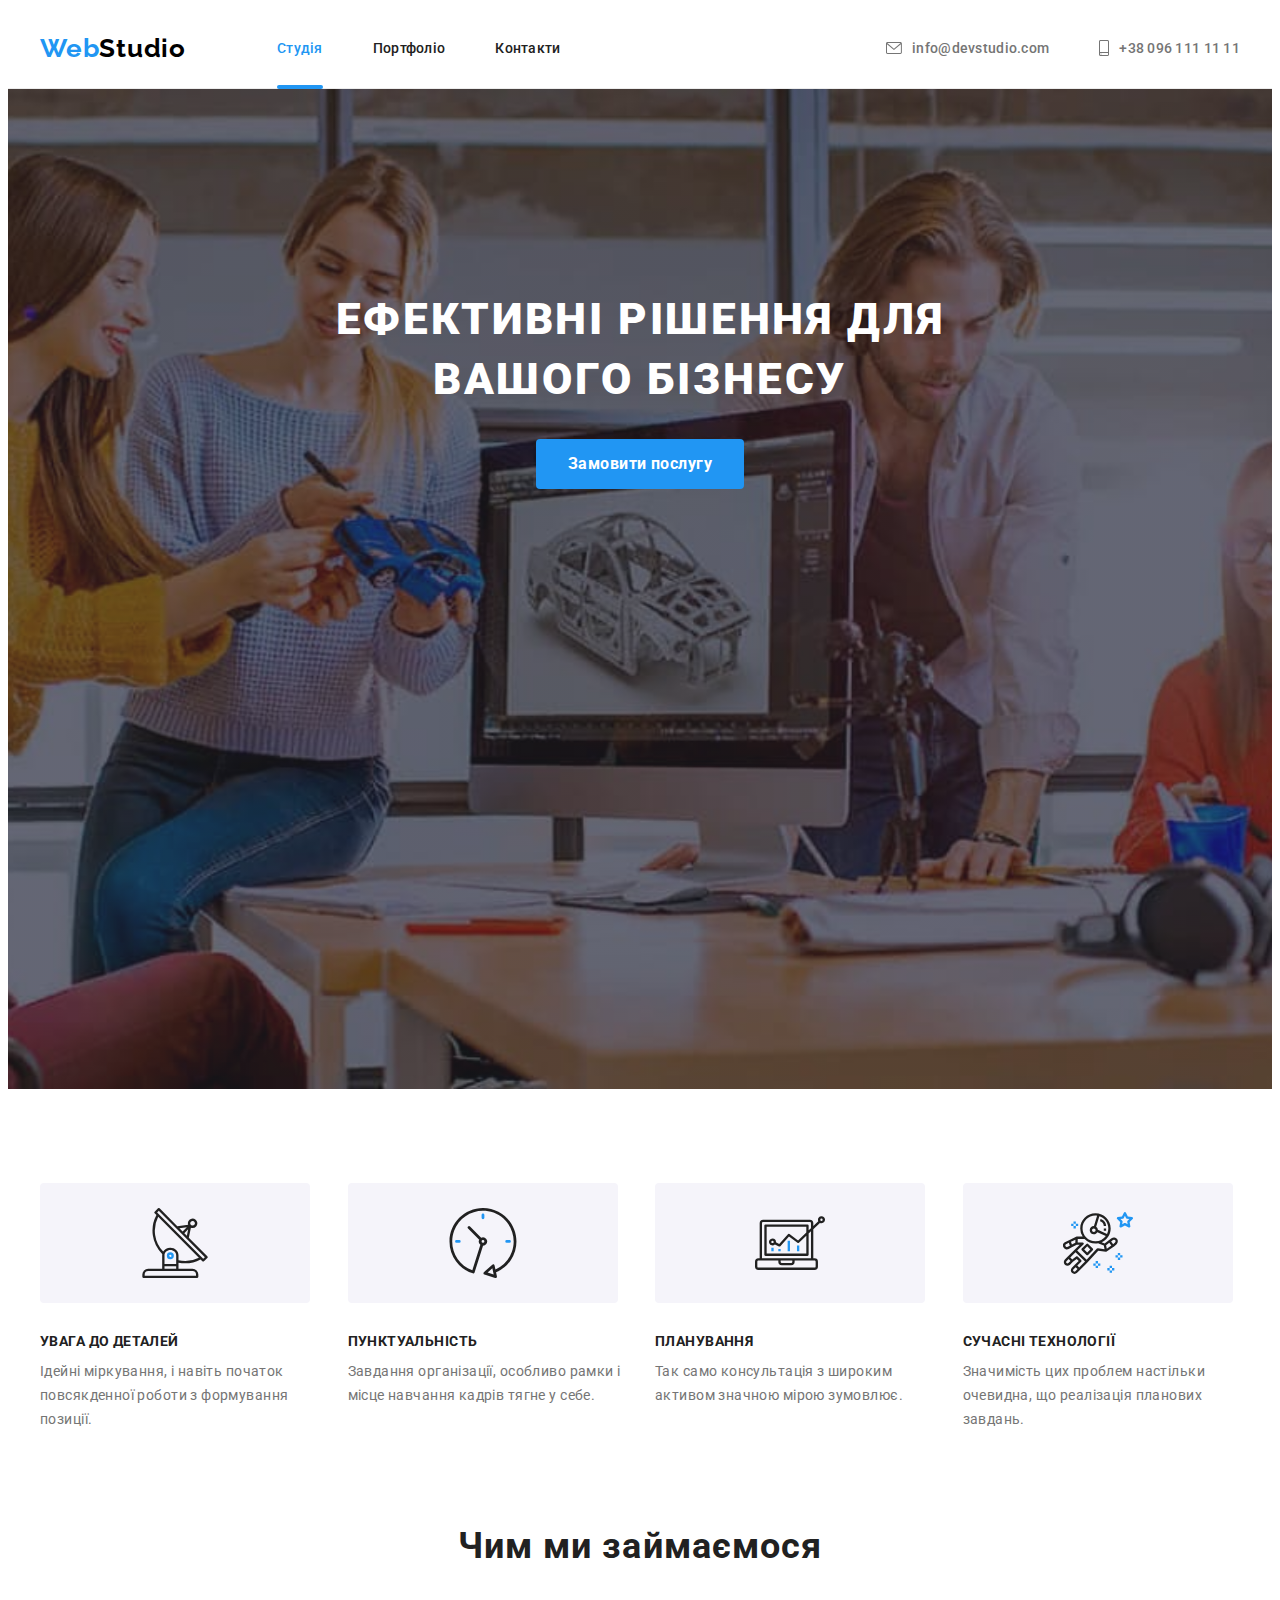
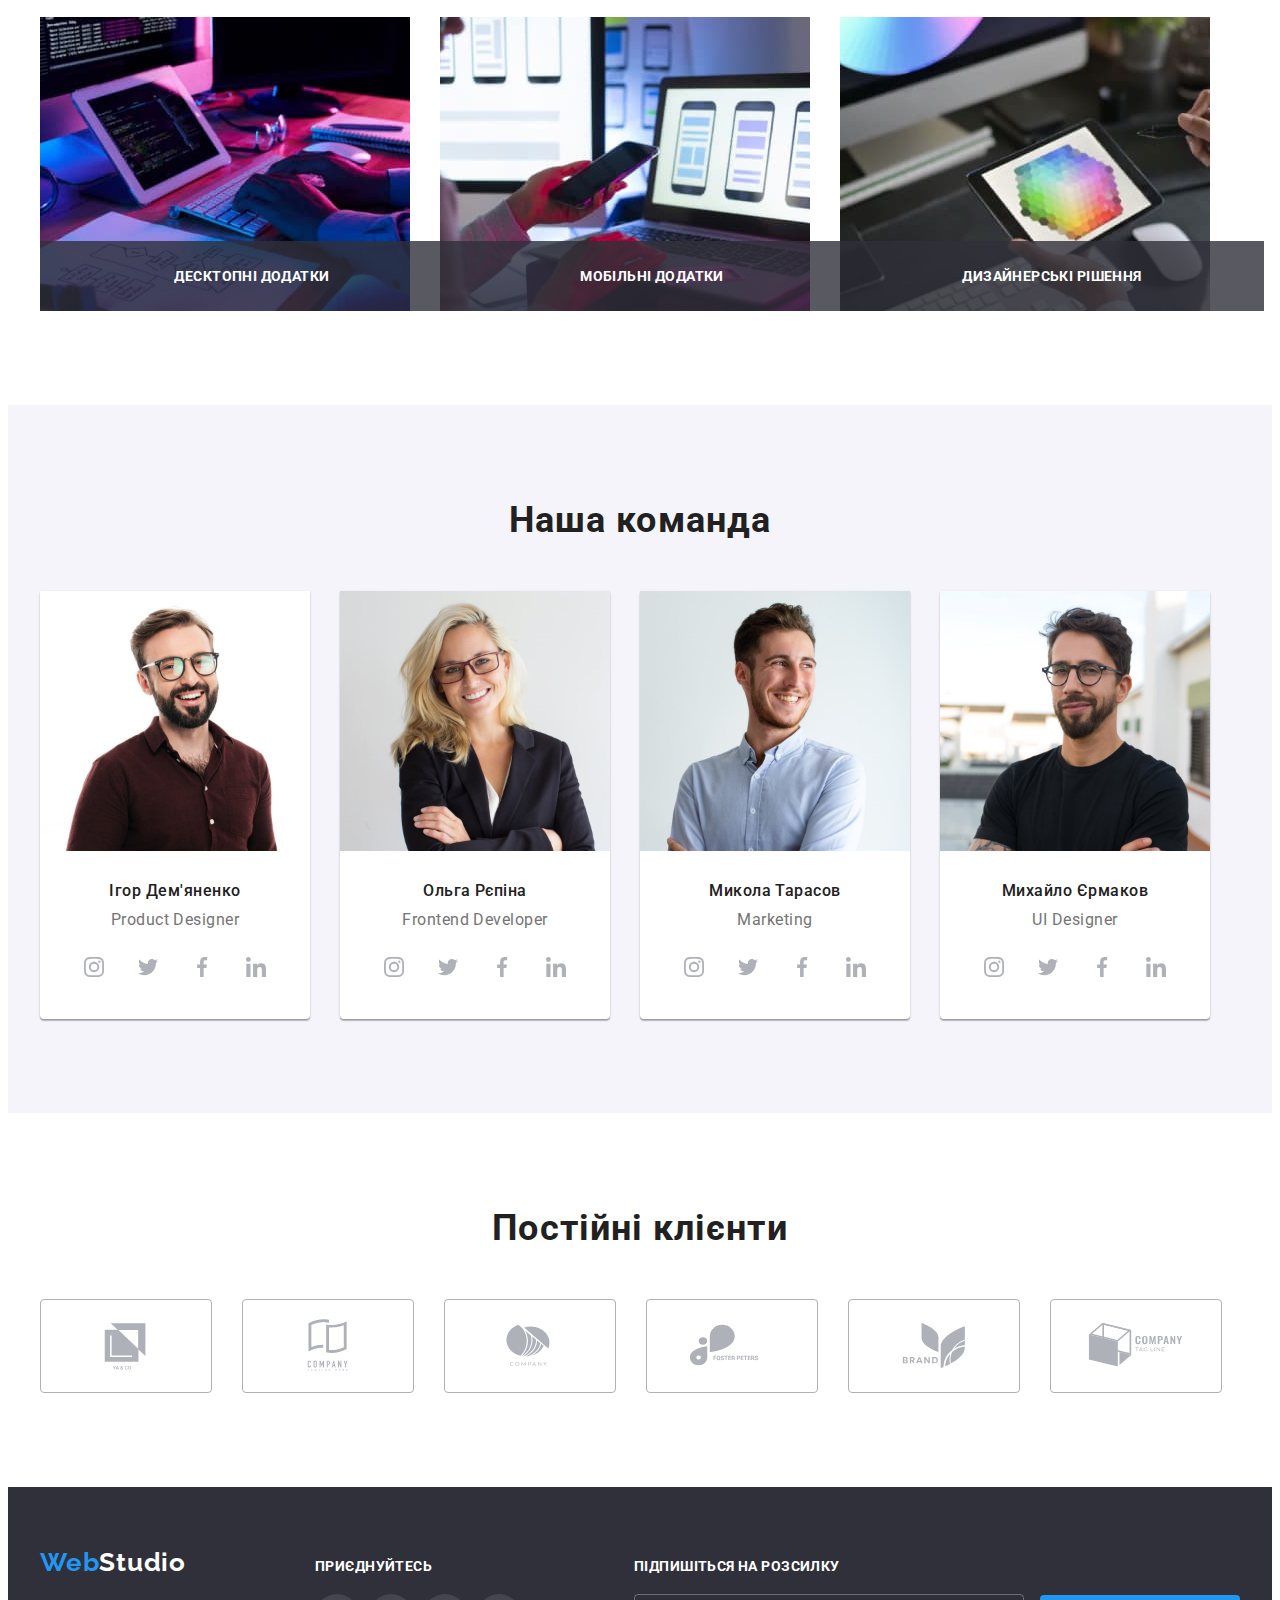
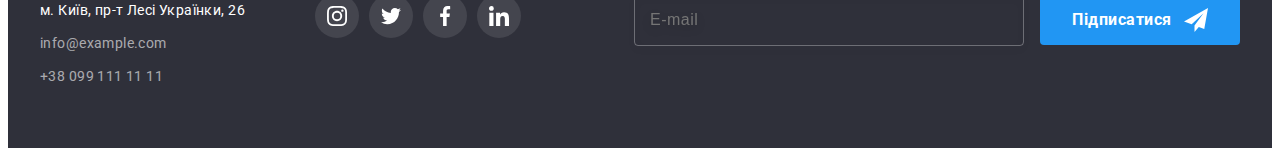
<file: index.html>
<!DOCTYPE html>
<html lang="uk">

<head>
  <meta charset="UTF-8" />
  <meta http-equiv="X-UA-Compatible" content="IE=edge" />
  <meta name="viewport" content="width=device-width, initial-scale=1.0" />
  <title>Веб студія</title>
  <link rel="preconnect" href="https://fonts.googleapis.com" />
  <link rel="preconnect" href="https://fonts.gstatic.com" crossorigin />
  <link href="https://fonts.googleapis.com/css2?family=Raleway:wght@700&family=Roboto:wght@400;500;700;900&display=swap"
    rel="stylesheet" />
  <link rel="stylesheet" href="https://cdnjs.cloudflare.com/ajax/libs/modern-normalize/1.1.0/modern-normalize.min.css"
    integrity="sha512-wpPYUAdjBVSE4KJnH1VR1HeZfpl1ub8YT/NKx4PuQ5NmX2tKuGu6U/JRp5y+Y8XG2tV+wKQpNHVUX03MfMFn9Q=="
    crossorigin="anonymous" referrerpolicy="no-referrer" />
  <link rel="stylesheet" href="./CSS/main.min.css" />
  <!-- <link rel="stylesheet" href="./CSS/styles.css" /> -->
</head>

<body>
  <!-- Header section -->
  <header class="header">
    <div class="container header__container">
      <a class="logo" href="/" lang="en">Web<span class="logo logo__accent--dark">Studio</span></a>
      <nav class="nav">
        <ul class="nav__list">
          <li class="nav__item">
            <a class="nav__link nav__link--accent" href="./index.html">Студія</a>
          </li>
          <li class="nav__item">
            <a class="nav__link" href="./portfolio.html">Портфоліо</a>
          </li>
          <li class="nav__item">
            <a class="nav__link" href="">Контакти</a>
          </li>
        </ul>
      </nav>
      <ul class="header__contacts-list">
        <li class="header__contacts">
          <a class="header__mail" href="mailto:info@devstudio.com">
            <svg class="envelope" width="16" height="12">
              <use class="" href="./images/icons.svg#envelope"></use>
            </svg>info@devstudio.com</a>
        </li>
        <li class="header__contacts">
          <a class="header__phone" href="tel:+380961111111">
            <svg class="smartphone" width="10" height="16">
              <use class="" href="./images/icons.svg#smartphone"></use>
            </svg>+38 096 111 11 11</a>
        </li>
      </ul>
    </div>
  </header>
  <!-- Main section -->
  <main class="main">
    <section class="main-banner">
      <div class="main-banner__overlay">
        <h1 class="main-banner__title">Ефективні рішення для вашого бізнесу</h1>
        <button class="banner__btn btn" type="button" data-modal-open>Замовити послугу</button>
      </div>
    </section>
    <section class="benefits">
      <div class="container">
        <h2 class="visually-hidden">Особливості та переваги</h2>
        <ul class="benefits__list">
          <li class="benefits__item">
            <div class="benefits__logo">
              <svg class="benefits-icons" width="70" height="70">
                <use class="" href="./images/icons.svg#antenna"></use>
              </svg>
            </div>
            <h3 class="benefits__title">УВАГА ДО ДЕТАЛЕЙ</h3>
            <p class="benefits__slogan">Ідейні міркування, і навіть початок повсякденної роботи з формування
              позиції.</p>
          </li>
          <li class="benefits__item">
            <div class="benefits__logo">
              <svg class="benefits-icons" width="70" height="70">
                <use class="" href="./images/icons.svg#clock"></use>
              </svg>
            </div>
            <h3 class="benefits__title">ПУНКТУАЛЬНІСТЬ</h3>
            <p class="benefits__slogan">Завдання організації, особливо рамки і місце навчання кадрів тягне у себе.
            </p>
          </li>
          <li class="benefits__item">
            <div class="benefits__logo">
              <svg class="benefits-icons" width="70" height="70">
                <use class="" href="./images/icons.svg#diagram"></use>
              </svg>
            </div>
            <h3 class="benefits__title">ПЛАНУВАННЯ</h3>
            <p class="benefits__slogan">Так само консультація з широким активом значною мірою зумовлює.</p>
          </li>
          <li class="benefits__item">
            <div class="benefits__logo">
              <svg class="benefits-icons" width="70" height="70">
                <use class="" href="./images/icons.svg#astronaut"></use>
              </svg>
            </div>
            <h3 class="benefits__title">СУЧАСНІ ТЕХНОЛОГІЇ</h3>
            <p class="benefits__slogan">Значимість цих проблем настільки очевидна, що реалізація планових завдань.
            </p>
          </li>
        </ul>
      </div>
    </section>
    <section class="illustration">
      <div class="container">
        <h2 class="illustration__title">Чим ми займаємося</h2>
        <ul class="illustration__list">
          <li class="illustration__item">
            <img class="" src="./images/tablet.jpg" alt="Верстальник пише код" width="370" height="294" />
            <p class="illustration__about">Десктопні додатки</p>
          </li>
          <li class="illustration__item">
            <img class="" src="./images/phone-notebook.jpg" alt="Вебдизайнер розробляє макет" width="370"
              height="294" />
            <p class="illustration__about">Мобільні додатки</p>
          </li>
          <li class="illustration__item">
            <img class="" src="./images/color-palette.jpg" alt="Планшет з палітрою кольорів" width="370" height="294" />
            <p class="illustration__about">Дизайнерські рішення</p>
          </li>
        </ul>
      </div>
    </section>
    <section class="team">
      <div class="container">
        <h2 class="team__members">Наша команда</h2>
        <ul class="team__list">
          <li class="team__item">
            <img class="" src="./images/ihor-img.jpg" alt="Дизайнер продукту" width="270" height="260" />
            <div class="team__content">
              <h3 class="team__name">Ігор Дем'яненко</h3>
              <p class="team__position" lang="en">Product Designer</p>
              <ul class="social-media">
                <li class="social-media__item">
                  <a class="social-media__link" href="https://www.instagram.com/" target="_blank"
                    rel="noopener noreferrer" aria-label="instagram">
                    <svg class="social-media__icon" width="20" height="20">
                      <use class="" href="./images/icons.svg#instagram"></use>
                    </svg>
                  </a>
                </li>
                <li class="social-media__item">
                  <a class="social-media__link" href="https://twitter.com/" target="_blank" rel="noopener noreferrer"
                    aria-label="twitter">
                    <svg class="social-media__icon" width="20" height="20">
                      <use class="" href="./images/icons.svg#twitter"></use>
                    </svg>
                  </a>
                </li>
                <li class="social-media__item">
                  <a class="social-media__link" href="https://www.facebook.com/" target="_blank"
                    rel="noopener noreferrer" aria-label="facebook">
                    <svg class="social-media__icon" width="20" height="20">
                      <use class="" href="./images/icons.svg#facebook"></use>
                    </svg>
                  </a>
                </li>
                <li class="social-media__item">
                  <a class="social-media__link" href="https://www.linkedin.com/" target="_blank"
                    rel="noopener noreferrer" aria-label="linkedin">
                    <svg class="social-media__icon" width="20" height="20">
                      <use class="" href="./images/icons.svg#linkedin"></use>
                    </svg>
                  </a>
                </li>
              </ul>
            </div>
          </li>
          <li class="team__item">
            <img class="" src="./images/olga-img.jpg" alt="Фронтенд-розробник" width="270" height="260" />
            <div class="team__content">
              <h3 class="team__name">Ольга Рєпіна</h3>
              <p class="team__position" lang="en">Frontend Developer</p>
              <ul class="social-media">
                <li class="social-media__item">
                  <a class="social-media__link" href="https://www.instagram.com/" target="_blank"
                    rel="noopener noreferrer" aria-label="instagram">
                    <svg class="social-media__icon" width="20" height="20">
                      <use class="" href="./images/icons.svg#instagram"></use>
                    </svg>
                  </a>
                </li>
                <li class="social-media__item">
                  <a class="social-media__link" href="https://twitter.com/" target="_blank" rel="noopener noreferrer"
                    aria-label="twitter">
                    <svg class="social-media__icon" width="20" height="20">
                      <use class="" href="./images/icons.svg#twitter"></use>
                    </svg>
                  </a>
                </li>
                <li class="social-media__item">
                  <a class="social-media__link" href="https://www.facebook.com/" target="_blank"
                    rel="noopener noreferrer" aria-label="facebook">
                    <svg class="social-media__icon" width="20" height="20">
                      <use class="" href="./images/icons.svg#facebook"></use>
                    </svg>
                  </a>
                </li>
                <li class="social-media__item">
                  <a class="social-media__link" href="https://www.linkedin.com/" target="_blank"
                    rel="noopener noreferrer" aria-label="linkedin">
                    <svg class="social-media__icon" width="20" height="20">
                      <use class="" href="./images/icons.svg#linkedin"></use>
                    </svg>
                  </a>
                </li>
              </ul>
            </div>
          </li>
          <li class="team__item">
            <img class="" src="./images/nikolay-img.jpg" alt="Маркетинг" width="270" height="260" />
            <div class="team__content">
              <h3 class="team__name">Микола Тарасов</h3>
              <p class="team__position" lang="en">Marketing</p>
              <ul class="social-media">
                <li class="social-media__item">
                  <a class="social-media__link" href="https://www.instagram.com/" target="_blank"
                    rel="noopener noreferrer" aria-label="instagram">
                    <svg class="social-media__icon" width="20" height="20">
                      <use class="" href="./images/icons.svg#instagram"></use>
                    </svg>
                  </a>
                </li>
                <li class="social-media__item">
                  <a class="social-media__link" href="https://twitter.com/" target="_blank" rel="noopener noreferrer"
                    aria-label="twitter">
                    <svg class="social-media__icon" width="20" height="20">
                      <use class="" href="./images/icons.svg#twitter"></use>
                    </svg>
                  </a>
                </li>
                <li class="social-media__item">
                  <a class="social-media__link" href="https://www.facebook.com/" target="_blank"
                    rel="noopener noreferrer" aria-label="facebook">
                    <svg class="social-media__icon" width="20" height="20">
                      <use class="" href="./images/icons.svg#facebook"></use>
                    </svg>
                  </a>
                </li>
                <li class="social-media__item">
                  <a class="social-media__link" href="https://www.linkedin.com/" target="_blank"
                    rel="noopener noreferrer" aria-label="linkedin">
                    <svg class="social-media__icon" width="20" height="20">
                      <use class="" href="./images/icons.svg#linkedin"></use>
                    </svg>
                  </a>
                </li>
              </ul>
            </div>
          </li>
          <li class="team__item">
            <img src="./images/michail-img.jpg" alt="Дизайнер інтерфейсу користувача" width="270" height="260" />
            <div class="team__content">
              <h3 class="team__name">Михайло Єрмаков</h3>
              <p class="team__position" lang="en">UI Designer</p>
              <ul class="social-media">
                <li class="social-media__item">
                  <a class="social-media__link" href="https://www.instagram.com/" target="_blank"
                    rel="noopener noreferrer" aria-label="instagram">
                    <svg class="social-media__icon" width="20" height="20">
                      <use class="" href="./images/icons.svg#instagram"></use>
                    </svg>
                  </a>
                </li>
                <li class="social-media__item">
                  <a class="social-media__link" href="https://twitter.com/" target="_blank" rel="noopener noreferrer"
                    aria-label="twitter">
                    <svg class="social-media__icon" width="20" height="20">
                      <use class="" href="./images/icons.svg#twitter"></use>
                    </svg>
                  </a>
                </li>
                <li class="social-media__item">
                  <a class="social-media__link" href="https://www.facebook.com/" target="_blank"
                    rel="noopener noreferrer" aria-label="facebook">
                    <svg class="social-media__icon" width="20" height="20">
                      <use class="" href="./images/icons.svg#facebook"></use>
                    </svg>
                  </a>
                </li>
                <li class="social-media__item">
                  <a class="social-media__link" href="https://www.linkedin.com/" target="_blank"
                    rel="noopener noreferrer" aria-label="linkedin">
                    <svg class="social-media__icon" width="20" height="20">
                      <use class="" href="./images/icons.svg#linkedin"></use>
                    </svg>
                  </a>
                </li>
            </div>
          </li>
        </ul>
      </div>
    </section>
    <section class="clients">
      <div class="container">
        <h2 class="clients__members">Постійні клієнти</h2>
        <ul class="clients__list">
          <li class="clients__item">
            <a class="clients__link" href="" target="_blank" rel="noopener noreferrer" aria-label="logo-1">
              <svg class="clients__icon" width="106" height="60">
                <use class="" href="./images/icons.svg#logo-1"></use>
              </svg>
            </a>
          </li>
          <li class="clients__item">
            <a class="clients__link" href="" target="_blank" rel="noopener noreferrer" aria-label="logo-2">
              <svg class="clients__icon" width="106" height="60">
                <use class="" href="./images/icons.svg#logo-2"></use>
              </svg>
            </a>
          </li>
          <li class="clients__item">
            <a class="clients__link" href="" target="_blank" rel="noopener noreferrer" aria-label="logo-3">
              <svg class="clients__icon" width="106" height="60">
                <use class="" href="./images/icons.svg#logo-3"></use>
              </svg>
            </a>
          </li>
          <li class="clients__item">
            <a class="clients__link" href="" target="_blank" rel="noopener noreferrer" aria-label="logo-4">
              <svg class="clients__icon" width="106" height="60">
                <use class="" href="./images/icons.svg#logo-4"></use>
              </svg>
            </a>
          </li>
          <li class="clients__item">
            <a class="clients__link" href="" target="_blank" rel="noopener noreferrer" aria-label="logo-5">
              <svg class="clients__icon" width="106" height="60">
                <use class="" href="./images/icons.svg#logo-5"></use>
              </svg>
            </a>
          </li>
          <li class="clients__item">
            <a class="clients__link" href="" target="_blank" rel="noopener noreferrer" aria-label="logo-6">
              <svg class="clients__icon" width="106" height="60">
                <use class="" href="./images/icons.svg#logo-6"></use>
              </svg>
            </a>
          </li>
        </ul>
      </div>
    </section>
  </main>
  <!-- Footer section -->
  <footer class="">
    <section class="footer">
      <div class="container">
        <div class="footer__content">
          <div class="footer__connection">
            <div class="footer__logo-united">
              <a class="logo" href="/" lang="en">Web<span class="logo logo__accent--light">Studio</span></a>
            </div>
            <p class="footer__adress">м. Київ, пр-т Лесі Українки, 26</p>
            <address class="footer__contacts">
              <ul class="footer__list">
                <li class="footer__item mail">
                  <a class="footer__mail" href="mailto:info@example.com">info@example.com</a>
                </li>
                <li class="footer__item">
                  <a class="footer__phone" href="tel:+380991111111">+38 099 111 11 11</a>
                </li>
              </ul>
            </address>
          </div>
          <div class="footer__join">
            <h3 class="footer__title">Приєднуйтесь</h3>
            <ul class="social-media">
              <li class="social-media__item">
                <a class="social-media__link" href="https://www.instagram.com/" target="_blank"
                  rel="noopener noreferrer" aria-label="instagram">
                  <svg class="social-media__icon social-media__icon--footer" width="20" height="20">
                    <use class="" href="./images/icons.svg#instagram"></use>
                  </svg>
                </a>
              </li>
              <li class="social-media__item">
                <a class="social-media__link" href="https://twitter.com/" target="_blank" rel="noopener noreferrer"
                  aria-label="twitter">
                  <svg class="social-media__icon social-media__icon--footer" width="20" height="20">
                    <use class="" href="./images/icons.svg#twitter"></use>
                  </svg>
                </a>
              </li>
              <li class="social-media__item">
                <a class="social-media__link" href="https://www.facebook.com/" target="_blank" rel="noopener noreferrer"
                  aria-label="facebook">
                  <svg class="social-media__icon social-media__icon--footer" width="20" height="20">
                    <use class="" href="./images/icons.svg#facebook"></use>
                  </svg>
                </a>
              </li>
              <li class="social-media__item">
                <a class="social-media__link" href="https://www.linkedin.com/" target="_blank" rel="noopener noreferrer"
                  aria-label="linkedin">
                  <svg class="social-media__icon social-media__icon--footer" width="20" height="20">
                    <use class="" href="./images/icons.svg#linkedin"></use>
                  </svg>
                </a>
              </li>
            </ul>
          </div>
          <div class="footer-subscribe">
            <h3 class="footer__title">Підпишіться на розсилку</h3>
            <form class="footer-subscribe__form" name="footer-form" autocomplete="off">
              <div class="footer-subscribe__group">
                <label class="footer-subscribe__email">
                  <input class="footer-subscribe__input" type="email" name="user-email" placeholder="E-mail" />
                  <button class="footer__btn btn" type="submit">Підписатися
                    <svg class="footer__btn-icon" width="24" height="24">
                      <use class="" href="./images/icons.svg#send-email"></use>
                    </svg>
                  </button>
                </label>
              </div>
            </form>
          </div>
        </div>
      </div>
    </section>
  </footer>
  <!-- Modal window -->
  <div class="backdrop is-hidden" data-modal>
    <div class="modal">
      <button class="modal__btn" data-modal-close>
        <svg class="modal__btn-icon" width="18" height="18">
          <use class="" href="./images/icons.svg#icon-close"></use>
        </svg>
      </button>

      <form class="modal-form" name="modal-form" autocomplete="off">
        <strong class="modal-form__title">Залиште свої дані, ми вам передзвонимо</strong>

        <div class="modal-form__group" role="group">

          <label class="modal-form__wrap">
            <span class="modal-form__label">Ім'я</span>
            <input class="modal-form__input" type="text" name="user-name" required placeholder="" />
            <svg class="modal-form__icon" width="18" height="18">
              <use class="" href="./images/icons.svg#person"></use>
            </svg>
          </label>
          <label class="modal-form__wrap">
            <span class="modal-form__label">Телефон</span>
            <input class="modal-form__input" type="tel" name="user-phone" required placeholder="" />
            <svg class="modal-form__icon" width="18" height="18">
              <use class="" href="./images/icons.svg#phone"></use>
            </svg>
          </label>
          <label class="modal-form__wrap">
            <span class="modal-form__label">Пошта</span>
            <input class="modal-form__input" type="email" name="user-email" required placeholder="" />
            <svg class="modal-form__icon" width="18" height="18">
              <use class="" href="./images/icons.svg#email"></use>
            </svg>
          </label>

          <label class="modal-form__wrap">
            <span class="modal-form__label">Коментар</span>
            <textarea class="modal-form__сomment" name="сomment" rows="5" placeholder="Введіть текст"></textarea>
          </label>
        </div>

        <label class="modal-form__agreement">
          <input class="modal-form__checkbox visually-hidden" type="checkbox" name="i-agree" required placeholder="" />
          <svg class="modal-checkmark-icon" width="16" height="15">
            <use class="register-icon-uncheck" href="./images/icons.svg#uncheck"></use>
            <use class="register-icon-check" href="./images/icons.svg#check"></use>
          </svg>
          <span class="modal-form__i-agree">Погоджуюся з розсилкою та приймаю
            <a class="agreement-link" href="">Умови договору</a>
          </span>
        </label>

        <button class="submit__btn btn" type="submit">Відправити</button>
      </form>
    </div>
  </div>
  <script src="./js/modal.js"></script>
</body>

</html>
</file>
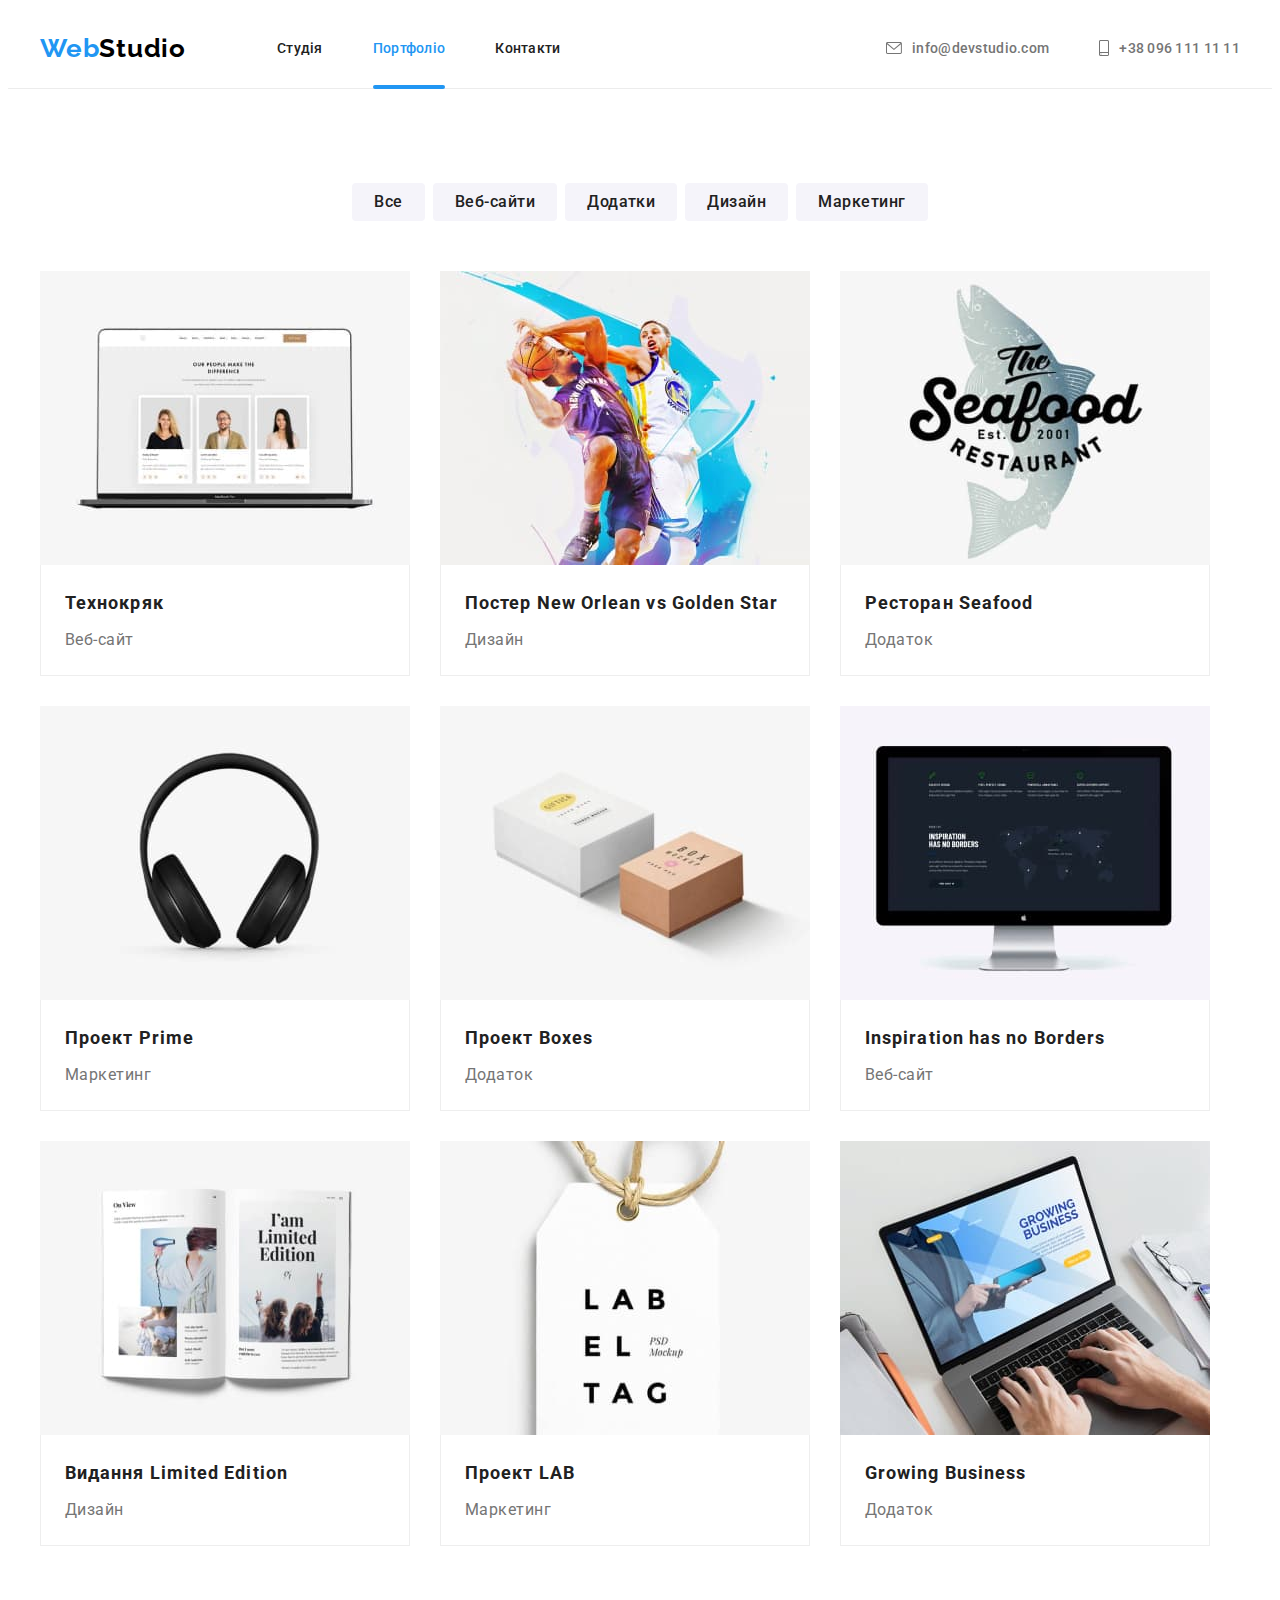
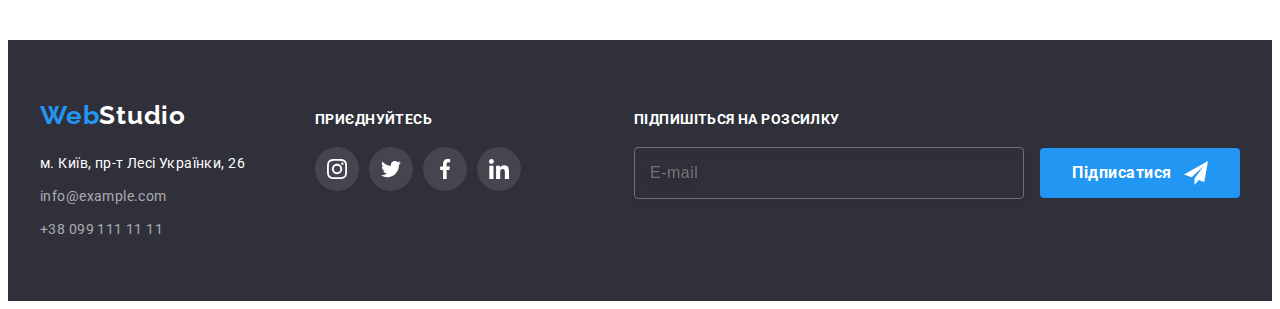
<file: portfolio.html>
<!DOCTYPE html>
<html lang="uk">

<head>
  <meta charset="UTF-8" />
  <meta http-equiv="X-UA-Compatible" content="IE=edge" />
  <meta name="viewport" content="width=device-width, initial-scale=1.0" />
  <title>Портфоліо</title>
  <link rel="preconnect" href="https://fonts.googleapis.com" />
  <link rel="preconnect" href="https://fonts.gstatic.com" crossorigin />
  <link rel="stylesheet" href="https://cdnjs.cloudflare.com/ajax/libs/modern-normalize/1.1.0/modern-normalize.min.css"
    integrity="sha512-wpPYUAdjBVSE4KJnH1VR1HeZfpl1ub8YT/NKx4PuQ5NmX2tKuGu6U/JRp5y+Y8XG2tV+wKQpNHVUX03MfMFn9Q=="
    crossorigin="anonymous" referrerpolicy="no-referrer" />
  <link href="https://fonts.googleapis.com/css2?family=Raleway:wght@700&family=Roboto:wght@400;500;700;900&display=swap"
    rel="stylesheet" />
  <link rel="stylesheet" href="./CSS/main.min.css" />
  <!-- <link rel="stylesheet" href="./CSS/styles.css" /> -->
</head>

<body>
  <!-- Header section -->
  <header class="header">
    <div class="container header__container">
      <a class="logo" href="/" lang="en">Web<span class="logo logo__accent--dark">Studio</span></a>
      <nav class="nav">
        <ul class="nav__list">
          <li class="nav__item">
            <a class="nav__link " href="./index.html">Студія</a>
          </li>
          <li class="nav__item">
            <a class="nav__link nav__link--accent" href="./portfolio.html">Портфоліо</a>
          </li>
          <li class="nav__item">
            <a class="nav__link" href="">Контакти</a>
          </li>
        </ul>
      </nav>
      <ul class="header__contacts-list">
        <li class="header__contacts">
          <a class="header__mail" href="mailto:info@devstudio.com">
            <svg class="envelope" width="16" height="12">
              <use class="" href="./images/icons.svg#envelope"></use>
            </svg>info@devstudio.com</a>
        </li>
        <li class="header__contacts">
          <a class="header__phone" href="tel:+380961111111">
            <svg class="smartphone" width="10" height="16">
              <use class="" href="./images/icons.svg#smartphone"></use>
            </svg>+38 096 111 11 11</a>
        </li>
      </ul>
    </div>
  </header>
  <!-- Main section -->
  <main class="main">
    <section class="projects">
      <div class="container filter">
        <ul class="filter__list">
          <li class="filter__item">
            <button class="filter__btn btn" type="button">Все</button>
          </li>
          <li class="filter__item">
            <button class="filter__btn btn" type="button">Веб-сайти</button>
          </li>
          <li class="filter__item">
            <button class="filter__btn btn" type="button">Додатки</button>
          </li>
          <li class="filter__item">
            <button class="filter__btn btn" type="button">Дизайн</button>
          </li>
          <li class="filter__item">
            <button class="filter__btn btn" type="button">Маркетинг</button>
          </li>
        </ul>
        <h1 class="visually-hidden">Портфоліо</h1>
        <ul class="projects__list">
          <li class="projects__item">
            <a class="projects__link" href="" target="_blank" rel="noopener noreferrer">
              <div class="projects__thumb">
                <img src="./images/techno-crack.jpg" alt="Ноутбук" height="294" width="370" />
                <div class="projects__portfolio">
                  <p class="projects__text">
                    Ресурс пропонує комплексні пропозиції з різним рівнем функціоналу та сервісів. Все це дозволить
                    відвідувачу отримати вичерпні відомості про компанію чи приватну особу.
                  </p>
                </div>
              </div>
              <div class="projects__content">
                <h2 class="projects__title">Технокряк</h2>
                <p class="projects__type">Веб-сайт</p>
              </div>
            </a>
          </li>
          <li class="projects__item">
            <a class="projects__link" href="" target="_blank" rel="noopener noreferrer">
              <div class="projects__thumb">
                <img src="./images/basketball-poster.jpg" alt="Баскетболисты" height="294" width="370" />
                <div class="projects__portfolio">
                  <p class="projects__text">
                    Ресурс пропонує комплексні пропозиції з різним рівнем функціоналу та сервісів. Все це дозволить
                    відвідувачу отримати вичерпні відомості про компанію чи приватну особу.
                  </p>
                </div>
              </div>
              <div class="projects__content">
                <h2 class="projects__title">Постер <span lang="en">New Orlean vs Golden Star</span></h2>
                <p class="projects__type">Дизайн</p>
              </div>
            </a>
          </li>
          <li class="projects__item">
            <a class="projects__link" href="" target="_blank" rel="noopener noreferrer">
              <div class="projects__thumb">
                <img src="./images/seafood-restaurant.jpg" alt="Логотип рыбного ресторана" height="294" width="370" />
                <div class="projects__portfolio">
                  <p class="projects__text">
                    Ресурс пропонує комплексні пропозиції з різним рівнем функціоналу та сервісів. Все це дозволить
                    відвідувачу отримати вичерпні відомості про компанію чи приватну особу.
                  </p>
                </div>
              </div>
              <div class="projects__content">
                <h2 class="projects__title">Ресторан <span lang="en">Seafood</span></h2>
                <p class="projects__type">Додаток</p>
              </div>
            </a>
          </li>
          <li class="projects__item">
            <a class="projects__link" href="" target="_blank" rel="noopener noreferrer">
              <div class="projects__thumb">
                <img src="./images/prime-project.jpg" alt="Наушники" height="294" width="370" />
                <div class="projects__portfolio">
                  <p class="projects__text">
                    Ресурс пропонує комплексні пропозиції з різним рівнем функціоналу та сервісів. Все це дозволить
                    відвідувачу отримати вичерпні відомості про компанію чи приватну особу.
                  </p>
                </div>
              </div>
              <div class="projects__content">
                <h2 class="projects__title">Проект <span lang="en">Prime</span></h2>
                <p class="projects__type">Маркетинг</p>
              </div>
            </a>
          </li>
          <li class="projects__item">
            <a class="projects__link" href="" target="_blank" rel="noopener noreferrer">
              <div class="projects__thumb">
                <img src="./images/project-boxes.jpg" alt="Две коробки" height="294" width="370" />
                <div class="projects__portfolio">
                  <p class="projects__text">
                    Ресурс пропонує комплексні пропозиції з різним рівнем функціоналу та сервісів. Все це дозволить
                    відвідувачу отримати вичерпні відомості про компанію чи приватну особу.
                  </p>
                </div>
              </div>
              <div class="projects__content">
                <h2 class="projects__title">Проект <span lang="en">Boxes</span></h2>
                <p class="projects__type">Додаток</p>
              </div>
            </a>
          </li>
          <li class="projects__item">
            <a class="projects__link" href="" target="_blank" rel="noopener noreferrer">
              <div class="projects__thumb">
                <img src="./images/inspiration-no-borders.jpg" alt="Монитор" height="294" width="370" />
                <div class="projects__portfolio">
                  <p class="projects__text">
                    Ресурс пропонує комплексні пропозиції з різним рівнем функціоналу та сервісів. Все це дозволить
                    відвідувачу отримати вичерпні відомості про компанію чи приватну особу.
                  </p>
                </div>
              </div>
              <div class="projects__content">
                <h2 class="projects__title" lang="en">Inspiration has no Borders</h2>
                <p class="projects__type">Веб-сайт</p>
              </div>
            </a>
          </li>
          <li class="projects__item">
            <a class="projects__link" href="" target="_blank" rel="noopener noreferrer">
              <div class="projects__thumb">
                <img src="./images/limited-edition.jpg" alt="Открытый журнал" height="294" width="370" />
                <div class="projects__portfolio">
                  <p class="projects__text">
                    Ресурс пропонує комплексні пропозиції з різним рівнем функціоналу та сервісів. Все це дозволить
                    відвідувачу отримати вичерпні відомості про компанію чи приватну особу.
                  </p>
                </div>
              </div>
              <div class="projects__content">
                <h2 class="projects__title">Видання <span lang="en">Limited Edition</span></h2>
                <p class="projects__type">Дизайн</p>
              </div>
            </a>
          </li>
          <li class="projects__item">
            <a class="projects__link" href="" target="_blank" rel="noopener noreferrer">
              <div class="projects__thumb">
                <img src="./images/lab-project.jpg" alt="Макет бирки" height="294" width="370" />
                <div class="projects__portfolio">
                  <p class="projects__text">
                    Ресурс пропонує комплексні пропозиції з різним рівнем функціоналу та сервісів. Все це дозволить
                    відвідувачу отримати вичерпні відомості про компанію чи приватну особу.
                  </p>
                </div>
              </div>
              <div class="projects__content">
                <h2 class="projects__title">Проект <span lang="en">LAB</span></h2>
                <p class="projects__type">Маркетинг</p>
              </div>
            </a>
          </li>
          <li class="projects__item">
            <a class="projects__link" href="" target="_blank" rel="noopener noreferrer">
              <div class="projects__thumb">
                <img src="./images/growing-business.jpg" alt="Ноутбук" height="294" width="370" />
                <div class="projects__portfolio">
                  <p class="projects__text">
                    Ресурс пропонує комплексні пропозиції з різним рівнем функціоналу та сервісів. Все це дозволить
                    відвідувачу отримати вичерпні відомості про компанію чи приватну особу.
                  </p>
                </div>
              </div>
              <div class="projects__content">
                <h2 class="projects__title" lang="en">Growing Business</h2>
                <p class="projects__type">Додаток</p>
              </div>
            </a>
          </li>
        </ul>
      </div>
    </section>
  </main>
  <!-- Footer section -->
  <footer class="">
    <section class="footer">
      <div class="container">
        <div class="footer__content">
          <div class="footer__connection">
            <div class="footer__logo-united">
              <a class="logo" href="/" lang="en">Web<span class="logo logo__accent--light">Studio</span></a>
            </div>
            <p class="footer__adress">м. Київ, пр-т Лесі Українки, 26</p>
            <address class="footer__contacts">
              <ul class="footer__list">
                <li class="footer__item mail">
                  <a class="footer__mail" href="mailto:info@example.com">info@example.com</a>
                </li>
                <li class="footer__item">
                  <a class="footer__phone" href="tel:+380991111111">+38 099 111 11 11</a>
                </li>
              </ul>
            </address>
          </div>
          <div class="footer__join">
            <h3 class="footer__title">Приєднуйтесь</h3>
            <ul class="social-media">
              <li class="social-media__item">
                <a class="social-media__link" href="https://www.instagram.com/" target="_blank"
                  rel="noopener noreferrer" aria-label="instagram">
                  <svg class="social-media__icon social-media__icon--footer" width="20" height="20">
                    <use class="" href="./images/icons.svg#instagram"></use>
                  </svg>
                </a>
              </li>
              <li class="social-media__item">
                <a class="social-media__link" href="https://twitter.com/" target="_blank" rel="noopener noreferrer"
                  aria-label="twitter">
                  <svg class="social-media__icon social-media__icon--footer" width="20" height="20">
                    <use class="" href="./images/icons.svg#twitter"></use>
                  </svg>
                </a>
              </li>
              <li class="social-media__item">
                <a class="social-media__link" href="https://www.facebook.com/" target="_blank" rel="noopener noreferrer"
                  aria-label="facebook">
                  <svg class="social-media__icon social-media__icon--footer" width="20" height="20">
                    <use class="" href="./images/icons.svg#facebook"></use>
                  </svg>
                </a>
              </li>
              <li class="social-media__item">
                <a class="social-media__link" href="https://www.linkedin.com/" target="_blank" rel="noopener noreferrer"
                  aria-label="linkedin">
                  <svg class="social-media__icon social-media__icon--footer" width="20" height="20">
                    <use class="" href="./images/icons.svg#linkedin"></use>
                  </svg>
                </a>
              </li>
            </ul>
          </div>
          <div class="footer-subscribe">
            <h3 class="footer__title">Підпишіться на розсилку</h3>
            <form class="footer-subscribe__form" name="footer-form" autocomplete="off">
              <div class="footer-subscribe__group">
                <label class="footer-subscribe__email">
                  <input class="footer-subscribe__input" type="email" name="user-email" placeholder="E-mail" />
                  <button class="footer__btn btn" type="submit">Підписатися
                    <svg class="footer__btn-icon" width="24" height="24">
                      <use class="" href="./images/icons.svg#send-email"></use>
                    </svg>
                  </button>
                </label>
              </div>
            </form>
          </div>
        </div>
      </div>
    </section>
  </footer>
</body>

</html>
</file>
<file: CSS/styles.css>
/* :root {
  --main-font: 'Roboto', sans-serif;
  --secondary-font: 'Raleway', sans-serif;
  --main-txt-color: #212121;
  --secondary-txt-color: #757575;
  --third-txt-color: #ffffff;
  --logo-secondary-color: #000000;
  --dark-bg-color: #2F303A;
  --light-dark-bg-color: #C4C4C4;
  --light-bg-color: #F5F4FA;
  --lighter-bg-color: #EEEEEE;
  --accent-color: #2196F3;
  --border-color: #ECECEC;
  --button-hover: #188CE8;
  --icons-color: #AFB1B8;
} */

/* body {
  font-family: var(--main-font);
  color: var(--main-txt-color);
} */

/* Reset styles */

/* a {
  text-decoration: none;
  color: currentColor;
}

h1,
h2,
h3,
h4,
h5,
h6,
p {
  margin: 0;
}

ul,
ol {
  list-style: none;
  padding: 0;
  margin: 0;
}

img {
  display: block;
} */

/* Base styles */

/* .container {
  width: 1200px;
  margin-left: auto;
  margin-right: auto;
  padding-right: 15px;
  padding-left: 15px;
} */


/* Btn styles */

/* .btn {
  display: inline-block;
  font-family: inherit;
  letter-spacing: 0.03em;
  cursor: pointer;
  border-radius: 4px;
  border: none;
} */

/*  Portfolio BTN */

/* .main-filter__btn {
  font-weight: 500;
  font-size: 16px;
  line-height: calc(26 / 16);
  padding: 6px 22px;
  color: var(--main-txt-color);
  background-color: var(--light-bg-color);

  transition-property: color, background-color, box-shadow;
  transition-duration: 250ms;
  transition-timing-function: cubic-bezier(0.4, 0, 0.2, 1);
}

.main-filter__btn:hover,
.main-filter__btn:focus {
  color: var(--third-txt-color);
  background-color: var(--accent-color);
  box-shadow: 0px 3px 1px rgba(0, 0, 0, 0.1), 0px 1px 2px rgba(0, 0, 0, 0.08), 0px 2px 2px rgba(0, 0, 0, 0.12);
} */

/* Header section */

/* .header {
  border-bottom: 1px solid var(--border-color);
}

.header__container {
  display: flex;
  align-items: center;
} */

/* .logo {
  font-family: var(--secondary-font);
  font-weight: 700;
  font-size: 26px;
  line-height: calc(31 / 26);
  letter-spacing: 0.03em;
  color: var(--accent-color)
}

.logo__accent--dark {
  color: var(--logo-secondary-color)
}

.logo__accent--light {
  color: var(--third-txt-color);
} */

/* .nav__list {
  display: flex;
  margin-left: 93px;
  padding: 32px 0;
  gap: 50px;
}

.nav__link {
  display: block;
  font-weight: 500;
  font-size: 14px;
  line-height: calc(16 / 14);
  letter-spacing: 0.02em;
  color: var(--main-txt-color);

  transition: color 250ms cubic-bezier(0.4, 0, 0.2, 1);
}

.nav__link:hover,
.nav__link:focus {
  color: var(--accent-color);
}

.nav__link--accent {
  position: relative;
  color: var(--accent-color);
}

.nav__link--accent::after {
  content: "";
  position: absolute;
  top: 45px;
  left: 0;
  display: block;
  width: 100%;
  height: 4px;
  border-radius: 2px;
  background-color: var(--accent-color);
} */

/* .header__contacts-list {
  display: flex;
  align-items: center;
  justify-content: center;
  margin-left: auto;
  gap: 50px;
}

.header__mail {
  display: flex;
  justify-content: center;
  align-items: center;
  padding: 32px 0;
  font-weight: 500;
  font-size: 14px;
  line-height: calc(16 / 14);
  letter-spacing: 0.02em;
  color: var(--secondary-txt-color);

  transition: color 250ms cubic-bezier(0.4, 0, 0.2, 1);
}

.header__mail:hover,
.header__mail:focus {
  color: var(--accent-color);
}

.header__phone {
  display: flex;
  justify-content: center;
  align-items: center;
  padding: 32px 0;
  font-weight: 500;
  font-size: 14px;
  line-height: calc(16 / 14);
  letter-spacing: 0.02em;
  color: var(--secondary-txt-color);

  transition: color 250ms cubic-bezier(0.4, 0, 0.2, 1);
}

.header__phone:hover,
.header__phone:focus {
  color: var(--accent-color);
}

.envelope {
  fill: currentColor;
  margin-right: 10px;
  transition: fill 250ms cubic-bezier(0.4, 0, 0.2, 1);
}

.envelope:hover {
  fill: currentColor;
}

.smartphone {
  fill: currentColor;
  margin-right: 10px;
  transition: fill 250ms cubic-bezier(0.4, 0, 0.2, 1);
}

.smartphone:hover {
  fill: currentColor;
} */

/* Banner section */

/* .main-banner__overlay {
  padding-top: 200px;
  padding-bottom: 200px;
  text-align: center;
  max-width: 1600px;
  height: 600px;
  margin-left: auto;
  margin-right: auto;
  background-color: var(--light-dark-bg-color);
  background-image: linear-gradient(to right, rgba(47, 48, 58, 0.4), rgba(47, 48, 58, 0.4)), url(../images/main-banner-img.jpg);
  background-repeat: no-repeat;
  background-position: center;
  background-size: cover;
}

.main-banner__title {
  width: 696px;
  margin-left: auto;
  margin-right: auto;
  margin-bottom: 30px;
  font-weight: 900;
  font-size: 44px;
  line-height: calc(60 / 44);
  letter-spacing: 0.06em;
  text-transform: uppercase;
  color: var(--third-txt-color);
} */

/* .main-banner__btn {
  padding: 10px 32px;
  min-width: 200px;
  font-weight: 700;
  font-size: 16px;
  line-height: calc(30 / 16);
  color: var(--third-txt-color);
  background-color: var(--accent-color);

  transition: fbox-shadow 250ms cubic-bezier(0.4, 0, 0.2, 1);
}

.main-banner__btn:hover,
.main-banner__btn:focus {
  box-shadow: 0px 4px 4px rgba(0, 0, 0, 0.15);
} */

/* Main section */

/* .main-benefits {
  padding: 94px 0;
} */

/* .visually-hidden {
  position: absolute;
  white-space: nowrap;
  width: 1px;
  height: 1px;
  overflow: hidden;
  border: 0;
  padding: 0;
  clip: rect(0 0 0 0);
  clip-path: inset(50%);
  margin: -1px;
} */

/* .main-benefits__list {
  display: flex;
  gap: 30px;
}

.main-benefits__item {
  flex-basis: calc(100% / 3 - 30px);
}

.main-benefits__logo {
  display: flex;
  align-items: center;
  justify-content: center;
  width: 270px;
  height: 120px;
  background-color: var(--light-bg-color);
  margin-bottom: 30px;
  border-radius: 4px;
}

.main-benefits__title {
  margin-bottom: 10px;
  font-weight: 700;
  font-size: 14px;
  line-height: calc(16 / 14);
  letter-spacing: 0.03em;
  text-transform: uppercase;
}

.main-benefits__slogan {
  font-weight: 400;
  font-size: 14px;
  line-height: calc(24 / 14);
  letter-spacing: 0.03em;
  color: var(--secondary-txt-color)
} */

/* .main-illustration {
  padding-bottom: 94px;
}

.main-illustration__title {
  margin-bottom: 50px;
  font-weight: 700;
  font-size: 36px;
  line-height: calc(42 / 36);
  text-align: center;
  letter-spacing: 0.03em;
}

.main-illustration__list {
  display: flex;
  gap: 30px;
}

.main-illustration__item {
  position: relative;
}

.main-illustration__about {
  bottom: 0;
  width: 100%;
  position: absolute;
  padding: 27px;
  font-weight: 700;
  font-size: 14px;
  line-height: calc(16 / 14);
  text-align: center;
  letter-spacing: 0.03em;
  text-transform: uppercase;
  color: var(--third-txt-color);
  background-color: rgba(47, 48, 58, 0.8);
} */

/* .main-team {
  background-color: var(--light-bg-color);
  padding: 94px 0;
}

.main-team__members {
  margin-bottom: 50px;
  font-weight: 700;
  font-size: 36px;
  line-height: calc(42 / 36);
  text-align: center;
  letter-spacing: 0.03em;
}

.main-team__list {
  display: flex;
  gap: 30px;
}

.main-team__item {
  background-color: var(--third-txt-color);
  box-shadow: 0px 1px 3px rgba(0, 0, 0, 0.12), 0px 1px 1px rgba(0, 0, 0, 0.14), 0px 2px 1px rgba(0, 0, 0, 0.2);
  border-radius: 0px 0px 4px 4px;
}

.main-team__content {
  padding: 30px;
}

.main-team__name {
  margin-bottom: 10px;
  font-weight: 500;
  font-size: 16px;
  line-height: calc(19 / 16);
  text-align: center;
  letter-spacing: 0.03em;
}

.main-team__position {
  margin-bottom: 16px;
  font-weight: 400;
  font-size: 16px;
  line-height: calc(19 / 16);
  text-align: center;
  letter-spacing: 0.03em;
  color: var(--secondary-txt-color)
} */

/* .social-media__list {
  display: flex;
  align-items: center;
  justify-content: center;
  gap: 10px;
}

.social-media__item {
  display: flex;
  align-self: center;
  justify-content: center;
}

.social-media__link {
  display: flex;
  justify-content: center;
  align-items: center;
  width: 44px;
  height: 44px;
  background-color: var(--third-txt-color);
  border-radius: 50%;

  transition: background-color 250ms cubic-bezier(0.4, 0, 0.2, 1);
}

.social-media__link:hover,
.social-media__link:focus {
  background-color: var(--accent-color);
}

.social-media__icon {
  width: 20px;
  height: 20px;
  display: flex;
  align-self: center;
  justify-content: center;
  fill: var(--icons-color);

  transition-property: background-color, fill;
  transition-duration: 250ms;
  transition-timing-function: cubic-bezier(0.4, 0, 0.2, 1);
}

.social-media__link:hover .social-media__icon {
  fill: var(--third-txt-color);
}

.social-media__link:focus .social-media__icon {
  fill: var(--third-txt-color);
} */

/* .main-clients {
  padding: 94px 0;
}

.main-clients__members {
  margin-bottom: 50px;
  font-weight: 700;
  font-size: 36px;
  line-height: calc(42 / 36);
  text-align: center;
  letter-spacing: 0.03em;
}

.main-clients__list {
  display: flex;
  gap: 30px;
}

.main-clients__item {
  display: flex;
  gap: 30px;
  align-items: center;
  justify-content: center;
}

.main-clients__link {
  width: 170px;
  height: 92px;
  border: 1px solid var(--icons-color);
  border-radius: 4px;
  display: flex;
  justify-content: center;
  align-items: center;

  transition-property: border, fill;
  transition-duration: 250ms;
  transition-timing-function: cubic-bezier(0.4, 0, 0.2, 1);
}

.main-clients__link:hover,
.main-clients__link:focus {
  border: 1px solid var(--accent-color);
}

.main-clients__icon {
  fill: var(--icons-color);

  transition: fill 250ms cubic-bezier(0.4, 0, 0.2, 1);
}

.main-clients__link:hover .main-clients__icon {
  fill: var(--accent-color);
}

.main-clients__link:focus .main-clients__icon {
  fill: var(--accent-color);
} */

/*  Portfolio page */

/* .main-projects {
  padding: 94px 0;
}

.filter__list {
  display: flex;
  justify-content: center;
  margin-bottom: 50px;
  gap: 8px;
}

.main-projects__list {
  display: flex;
  flex-wrap: wrap;
  gap: 30px;
}

.main-projects__item {
  transition: box-shadow 250ms cubic-bezier(0.4, 0, 0.2, 1);
}

.main-projects__item:hover {
  box-shadow: 0px 1px 1px rgba(0, 0, 0, 0.12), 0px 4px 4px rgba(0, 0, 0, 0.06), 1px 4px 6px rgba(0, 0, 0, 0.16);
}

.main-projects__thumb {
  position: relative;
  overflow: hidden;
}

.main-projects__item:hover .main-projects__portfolio {
  transform: translateY(0);
}

.main-projects__portfolio {
  position: absolute;
  top: 0;
  left: 0;
  width: 100%;
  height: 100%;
  background-color: rgba(33, 150, 243, 0.9);

  transform: translateY(100%);
  transition: transform 250ms cubic-bezier(0.4, 0, 0.2, 1);
}

.main-projects__text {
  padding: 60px 24px;
  font-weight: 400;
  font-size: 18px;
  line-height: calc(28 / 18);
  letter-spacing: 0.03em;
  color: var(--third-txt-color);
  user-select: none;
}

.main-projects__content {
  padding-top: 20px;
  padding-right: 24px;
  padding-bottom: 20px;
  padding-left: 24px;
  border-right: 1px solid var(--lighter-bg-color);
  border-bottom: 1px solid var(--lighter-bg-color);
  border-left: 1px solid var(--lighter-bg-color);
}

.main-projects__title {
  margin-bottom: 4px;
  font-weight: 700;
  font-size: 18px;
  line-height: calc(36 / 18);
  letter-spacing: 0.06em;
  color: var(--main-txt-color);
}

.main-projects__type {
  font-weight: 400;
  font-size: 16px;
  line-height: calc(30 / 16);
  letter-spacing: 0.03em;
  color: var(--secondary-txt-color);
} */

/* .filter__list {
  display: flex;
  justify-content: center;
  margin-bottom: 50px;
  gap: 8px;
} */

/* Footer section */

/* .footer-main {
  padding-top: 60px;
  padding-bottom: 60px;
  background-color: var(--dark-bg-color);
}

.footer__content {
  display: flex;
  align-items: baseline;
  gap: 70px;
}

.footer__connection {
  display: flex;
  flex-direction: column;
}

.footer__logo-united {
  margin-bottom: 20px;
}

.footer__adress {
  margin-bottom: 9px;
  font-weight: 400;
  font-size: 14px;
  line-height: calc(24 / 14);
  letter-spacing: 0.03em;
  color: var(--third-txt-color)
}

.footer__contacts {
  font-style: normal;
}

.footer__item {
  display: block;
  font-weight: 400;
  font-size: 14px;
  line-height: calc(24 / 14);
  letter-spacing: 0.03em;
  color: rgba(255, 255, 255, 0.6);
}

.mail {
  margin-bottom: 9px;
}

.footer__mail {
  transition: color 250ms cubic-bezier(0.4, 0, 0.2, 1);
}

.footer__mail:hover,
.footer__mail:focus {
  color: var(--accent-color);
}

.footer__phone {
  transition: color 250ms cubic-bezier(0.4, 0, 0.2, 1);
}

.footer__phone:hover,
.footer__phone:focus {
  color: var(--accent-color);
}

.footer__join {
  display: flex;
  flex-direction: column;
}

.footer__title {
  margin-bottom: 20px;
  font-weight: 700;
  font-size: 14px;
  line-height: calc(16 / 14);
  letter-spacing: 0.03em;
  text-transform: uppercase;
  color: var(--third-txt-color);
} */

/* .social-media__link {
  background-color: rgba(255, 255, 255, 0.1);
}

.social-media__icon--footer {
  fill: var(--third-txt-color);
} */

/* .footer-subscribe {
  display: inline-block;
  margin-left: auto;
}

.footer-subscribe__group {
  display: flex;
}

.footer-subscribe__input {
  width: 358px;
  padding: 15px;
  margin-right: 12px;
  border: 1px solid rgba(255, 255, 255, 0.3);
  filter: drop-shadow(0px 4px 4px rgba(0, 0, 0, 0.15));
  border-radius: 4px;
  outline: transparent;
  background-color: transparent;
  font-weight: 400;
  font-size: 16px;
  line-height: calc(20 / 16);
  letter-spacing: 0.03em;
  color: rgba(255, 255, 255, 0.6);
} */

/* .footer__btn {
  display: inline-flex;
  align-items: center;
  justify-content: center;
  gap: 12px;
  padding: 10px 28px;
  min-width: 200px;
  font-weight: 700;
  font-size: 16px;
  line-height: calc(30 / 16);
  color: var(--third-txt-color);
  background-color: var(--accent-color);

  transition: box-shadow 250ms cubic-bezier(0.4, 0, 0.2, 1);
}

.footer__btn:hover,
.footer__btn:focus {
  box-shadow: 0px 4px 4px rgba(0, 0, 0, 0.15);
} */

/* .footer__btn-icon {
  fill: var(--third-txt-color);
} */

/*  Modal window */

/* .backdrop {
  z-index: 100;
  position: fixed;
  top: 0;
  left: 0;
  width: 100%;
  height: 100%;
  background-color: rgba(0, 0, 0, 0.2);

  opacity: 1;
  visibility: visible;
  pointer-events: initial;

  transition: opacity 600ms ease-in-out, visibility 600ms ease-in-out;
}

.backdrop.is-hidden {
  opacity: 0;
  visibility: hidden;
  pointer-events: none;
}

.modal {
  position: absolute;
  top: 50%;
  left: 50%;
  padding: 40px;
  width: 528px;
  height: 581px;
  background-color: var(--third-txt-color);
  box-shadow: 0px 1px 3px rgba(0, 0, 0, 0.12), 0px 1px 1px rgba(0, 0, 0, 0.14), 0px 2px 1px rgba(0, 0, 0, 0.2);
  border-radius: 4px;
  transform: translate(-50%, -50%) scale(1) rotate(0);
  opacity: 1;
  transition: transform 400ms ease-in-out 100ms, opacity 400ms ease-in-out 100ms;
}

.backdrop.is-hidden .modal {
  opacity: 0;
  transform: translate(-50%, -50%) scale(0.3) rotate(1turn);
} */

/* .modal-btn {
  display: flex;
  align-items: center;
  justify-content: center;
  position: absolute;
  padding: 0;
  width: 30px;
  height: 30px;
  top: 8px;
  right: 8px;
  background: #FFFFFF;
  border: 1px solid rgba(0, 0, 0, 0.1);
  border-radius: 50%;
  background-color: transparent;
  cursor: pointer;
  fill: #000000;

  transition: box-shadow 250ms cubic-bezier(0.4, 0, 0.2, 1), fill 250ms cubic-bezier(0.4, 0, 0.2, 1);

}

.modal-btn:hover {
  box-shadow: 0px 4px 4px rgba(0, 0, 0, 0.15);
  fill: var(--accent-color);
} */

/* .modal-form {
  text-align: center;
}

.modal-form__title {
  display: block;
  text-align: center;
  margin-bottom: 12px;
  font-weight: 700;
  font-size: 20px;
  line-height: calc(23 / 20);
  letter-spacing: 0.03em;
  color: var(--main-txt-color);
}

.modal-form__group {
  margin-bottom: 20px;
}

.modal-form__wrap {
  position: relative;
  display: block;
  margin-bottom: 10px;
}

.wrap:last-child {
  margin-bottom: 0px;
}

.modal-form__label {
  display: block;
  text-align: left;
  margin-bottom: 4px;
  font-weight: 400;
  font-size: 12px;
  line-height: calc(14 / 12);
  letter-spacing: 0.01em;
  color: var(--secondary-txt-color);
}

.modal-form__input {
  width: 100%;
  padding: 11px 11px 11px 42px;
  border: 1px solid rgba(33, 33, 33, 0.2);
  border-radius: 4px;
  outline: transparent;
  font-weight: 500;
  font-size: 16px;
  line-height: 19px;
  letter-spacing: 0.03em;
  color: var(--main-txt-color);
  transition: border 250ms cubic-bezier(0.4, 0, 0.2, 1);
}

.modal-form__input:hover {
  border: 1px solid var(--accent-color);
  transition: border 250ms cubic-bezier(0.4, 0, 0.2, 1);
}

.modal-form__icon {
  position: absolute;
  bottom: 11px;
  left: 12px;
  outline: none;
  transition: fill 250ms cubic-bezier(0.4, 0, 0.2, 1), border 250ms cubic-bezier(0.4, 0, 0.2, 1);
}

.modal-form__input:hover+.modal-form__icon,
.modal-form__input:focus+.modal-form__icon {
  fill: var(--accent-color);
}

.modal-form__сomment {
  resize: none;
  padding: 12px 16px;
  height: 120px;
  font-weight: 400;
  font-size: 12px;
  line-height: calc(14 / 12);
  letter-spacing: 0.01em;
  color: rgba(117, 117, 117, 0.5);
  width: 100%;

  border: 1px solid rgba(33, 33, 33, 0.2);
  border-radius: 4px;
  outline: transparent;

  color: var(--main-txt-color);
  transition: border 250ms cubic-bezier(0.4, 0, 0.2, 1);
}

.modal-form__сomment:hover {
  border: 1px solid var(--accent-color);
  transition: border 250ms cubic-bezier(0.4, 0, 0.2, 1);
}

.modal-form__agreement {
  display: flex;
  align-items: center;
  justify-content: center;
  gap: 8px;
  margin-bottom: 30px;
} */

/* Checkbox start */

/* .modal-form__checkbox:checked+.modal-checkmark-icon .register-icon-uncheck {
  opacity: 0;
  transition: opacity 250ms cubic-bezier(0.4, 0, 0.2, 1);
}

.register-icon-uncheck {
  opacity: 1;
  transition: opacity 250ms cubic-bezier(0.4, 0, 0.2, 1);
}

.modal-form__checkbox:checked+.modal-checkmark-icon .register-icon-check {
  opacity: 1;
  transition: opacity 250ms cubic-bezier(0.4, 0, 0.2, 1);
}

.register-icon-check {
  opacity: 0;
  fill: var(--third-txt-color);
  transition: opacity 250ms cubic-bezier(0.4, 0, 0.2, 1), fill 250ms cubic-bezier(0.4, 0, 0.2, 1);
}

.modal-form__checkbox:checked+.modal-checkmark-icon {
  opacity: 1;
  background-color: var(--accent-color);
  transition: background-color 2500ms cubic-bezier(0.4, 0, 0.2, 1);
  transition: opacity 250ms cubic-bezier(0.4, 0, 0.2, 1);
}

.modal-form__checkbox+.modal-checkmark-icon {
  transition: background-color 250ms cubic-bezier(0.4, 0, 0.2, 1);
} */

/* Checkbox end */

/* .modal-form__i-agree {
  font-weight: 400;
  font-size: 14px;
  line-height: calc(24 / 14);
  letter-spacing: 0.03em;
  color: var(--secondary-txt-color);
  user-select: none;
}

.agreement-link {
  text-decoration: underline;
  text-underline-position: under;
  color: var(--accent-color);
} */

/* .main-modal-btn {
  display: inline-flex;
  align-items: center;
  padding: 10px 52px;
  font-weight: 700;
  font-size: 16px;
  line-height: calc(30 / 16);
  color: var(--third-txt-color);
  background-color: var(--accent-color);

  transition: box-shadow 250ms cubic-bezier(0.4, 0, 0.2, 1);
}

.main-modal-btn:hover,
.main-modal-btn:focus {
  box-shadow: 0px 4px 4px rgba(0, 0, 0, 0.15);
} */
</file>
<file: CSS/main.min.css>
:root{--main-font: "Roboto", sans-serif;--secondary-font: "Raleway", sans-serif;--main-txt-color: #212121;--secondary-txt-color: #757575;--third-txt-color: #ffffff;--logo-secondary-color: #000000;--dark-bg-color: #2f303a;--light-dark-bg-color: #c4c4c4;--light-bg-color: #f5f4fa;--lighter-bg-color: #eeeeee;--accent-color: #2196f3;--border-color: #ececec;--button-hover: #188ce8;--icons-color: #afb1b8}.visually-hidden{position:absolute;white-space:nowrap;width:1px;height:1px;overflow:hidden;border:0;padding:0;clip:rect(0 0 0 0);-webkit-clip-path:inset(50%);clip-path:inset(50%);margin:-1px}body{font-family:var(--main-font);color:var(--main-txt-color)}a{text-decoration:none;color:currentColor}h1,h2,h3,h4,h5,h6,p{margin:0}ul,ol{list-style:none;padding:0;margin:0}img{display:block}.btn{display:inline-block;font-family:inherit;letter-spacing:.03em;cursor:pointer;border-radius:4px;border:none}.banner__btn{padding:10px 32px;min-width:200px;font-weight:700;font-size:16px;line-height:1.875;color:var(--third-txt-color);background-color:var(--accent-color);-webkit-transition:fbox-shadow 250ms cubic-bezier(0.4, 0, 0.2, 1);transition:fbox-shadow 250ms cubic-bezier(0.4, 0, 0.2, 1)}.banner__btn:hover,.banner__btn:focus{-webkit-box-shadow:0px 4px 4px rgba(0,0,0,.15);box-shadow:0px 4px 4px rgba(0,0,0,.15)}.filter__btn{font-weight:500;font-size:16px;line-height:1.625;padding:6px 22px;color:var(--main-txt-color);background-color:var(--light-bg-color);-webkit-transition-property:color,background-color,-webkit-box-shadow;transition-property:color,background-color,-webkit-box-shadow;transition-property:color,background-color,box-shadow;transition-property:color,background-color,box-shadow,-webkit-box-shadow;-webkit-transition-duration:250ms;transition-duration:250ms;-webkit-transition-timing-function:cubic-bezier(0.4, 0, 0.2, 1);transition-timing-function:cubic-bezier(0.4, 0, 0.2, 1)}.filter__btn:hover,.filter__btn:focus{color:var(--third-txt-color);background-color:var(--accent-color);-webkit-box-shadow:0px 3px 1px rgba(0,0,0,.1),0px 1px 2px rgba(0,0,0,.08),0px 2px 2px rgba(0,0,0,.12);box-shadow:0px 3px 1px rgba(0,0,0,.1),0px 1px 2px rgba(0,0,0,.08),0px 2px 2px rgba(0,0,0,.12)}.footer__btn{display:-webkit-inline-box;display:-ms-inline-flexbox;display:inline-flex;-webkit-box-align:center;-ms-flex-align:center;align-items:center;-webkit-box-pack:center;-ms-flex-pack:center;justify-content:center;gap:12px;padding:10px 28px;min-width:200px;font-weight:700;font-size:16px;line-height:1.875;color:var(--third-txt-color);background-color:var(--accent-color);-webkit-transition:-webkit-box-shadow 250ms cubic-bezier(0.4, 0, 0.2, 1);transition:-webkit-box-shadow 250ms cubic-bezier(0.4, 0, 0.2, 1);transition:box-shadow 250ms cubic-bezier(0.4, 0, 0.2, 1);transition:box-shadow 250ms cubic-bezier(0.4, 0, 0.2, 1), -webkit-box-shadow 250ms cubic-bezier(0.4, 0, 0.2, 1)}.footer__btn:hover,.footer__btn:focus{-webkit-box-shadow:0px 4px 4px rgba(0,0,0,.15);box-shadow:0px 4px 4px rgba(0,0,0,.15)}.footer__btn-icon{fill:var(--third-txt-color)}.modal__btn{display:-webkit-box;display:-ms-flexbox;display:flex;-webkit-box-align:center;-ms-flex-align:center;align-items:center;-webkit-box-pack:center;-ms-flex-pack:center;justify-content:center;position:absolute;padding:0;width:30px;height:30px;top:8px;right:8px;background:#fff;border:1px solid rgba(0,0,0,.1);border-radius:50%;background-color:rgba(0,0,0,0);cursor:pointer;fill:#000;-webkit-transition:fill 250ms cubic-bezier(0.4, 0, 0.2, 1),-webkit-box-shadow 250ms cubic-bezier(0.4, 0, 0.2, 1);transition:fill 250ms cubic-bezier(0.4, 0, 0.2, 1),-webkit-box-shadow 250ms cubic-bezier(0.4, 0, 0.2, 1);transition:box-shadow 250ms cubic-bezier(0.4, 0, 0.2, 1),fill 250ms cubic-bezier(0.4, 0, 0.2, 1);transition:box-shadow 250ms cubic-bezier(0.4, 0, 0.2, 1),fill 250ms cubic-bezier(0.4, 0, 0.2, 1),-webkit-box-shadow 250ms cubic-bezier(0.4, 0, 0.2, 1)}.modal__btn:hover,.modal__btn:focus{-webkit-box-shadow:0px 4px 4px rgba(0,0,0,.15);box-shadow:0px 4px 4px rgba(0,0,0,.15);fill:var(--accent-color)}.submit__btn{display:-webkit-inline-box;display:-ms-inline-flexbox;display:inline-flex;-webkit-box-align:center;-ms-flex-align:center;align-items:center;padding:10px 52px;font-weight:700;font-size:16px;line-height:1.875;color:var(--third-txt-color);background-color:var(--accent-color);-webkit-transition:-webkit-box-shadow 250ms cubic-bezier(0.4, 0, 0.2, 1);transition:-webkit-box-shadow 250ms cubic-bezier(0.4, 0, 0.2, 1);transition:box-shadow 250ms cubic-bezier(0.4, 0, 0.2, 1);transition:box-shadow 250ms cubic-bezier(0.4, 0, 0.2, 1), -webkit-box-shadow 250ms cubic-bezier(0.4, 0, 0.2, 1)}.submit__btn:hover,.submit__btn:focus{-webkit-box-shadow:0px 4px 4px rgba(0,0,0,.15);box-shadow:0px 4px 4px rgba(0,0,0,.15)}.container{width:1200px;margin-left:auto;margin-right:auto;padding-right:15px;padding-left:15px}.backdrop{z-index:100;position:fixed;top:0;left:0;width:100%;height:100%;background-color:rgba(0,0,0,.2);opacity:1;visibility:visible;pointer-events:initial;-webkit-transition:opacity 600ms ease-in-out,visibility 600ms ease-in-out;transition:opacity 600ms ease-in-out,visibility 600ms ease-in-out}.backdrop.is-hidden{opacity:0;visibility:hidden;pointer-events:none}.backdrop.is-hidden .modal{opacity:0;-webkit-transform:translate(-50%, -50%) scale(0.3) rotate(1turn);transform:translate(-50%, -50%) scale(0.3) rotate(1turn)}.modal{position:absolute;top:50%;left:50%;padding:40px;width:528px;height:581px;background-color:var(--third-txt-color);-webkit-box-shadow:0px 1px 3px rgba(0,0,0,.12),0px 1px 1px rgba(0,0,0,.14),0px 2px 1px rgba(0,0,0,.2);box-shadow:0px 1px 3px rgba(0,0,0,.12),0px 1px 1px rgba(0,0,0,.14),0px 2px 1px rgba(0,0,0,.2);border-radius:4px;-webkit-transform:translate(-50%, -50%) scale(1) rotate(0);transform:translate(-50%, -50%) scale(1) rotate(0);opacity:1;-webkit-transition:opacity 400ms ease-in-out 100ms,-webkit-transform 400ms ease-in-out 100ms;transition:opacity 400ms ease-in-out 100ms,-webkit-transform 400ms ease-in-out 100ms;transition:transform 400ms ease-in-out 100ms,opacity 400ms ease-in-out 100ms;transition:transform 400ms ease-in-out 100ms,opacity 400ms ease-in-out 100ms,-webkit-transform 400ms ease-in-out 100ms}.modal-form{text-align:center}.modal-form__title{display:block;text-align:center;margin-bottom:12px;font-weight:700;font-size:20px;line-height:1.15;letter-spacing:.03em;color:var(--main-txt-color)}.modal-form__group{margin-bottom:20px}.modal-form__wrap{position:relative;display:block;margin-bottom:10px}.modal-form__wrap:last-child{margin-bottom:0px}.modal-form__label{display:block;text-align:left;margin-bottom:4px;font-weight:400;font-size:12px;line-height:1.1666666667;letter-spacing:.01em;color:var(--secondary-txt-color)}.modal-form__input{width:100%;padding:11px 11px 11px 42px;border:1px solid rgba(33,33,33,.2);border-radius:4px;outline:rgba(0,0,0,0);font-weight:500;font-size:16px;line-height:19px;letter-spacing:.03em;color:var(--main-txt-color);-webkit-transition:border 250ms cubic-bezier(0.4, 0, 0.2, 1);transition:border 250ms cubic-bezier(0.4, 0, 0.2, 1)}.modal-form__input:hover{border:1px solid var(--accent-color);-webkit-transition:border 250ms cubic-bezier(0.4, 0, 0.2, 1);transition:border 250ms cubic-bezier(0.4, 0, 0.2, 1)}.modal-form__icon{position:absolute;bottom:11px;left:12px;outline:none;-webkit-transition:fill 250ms cubic-bezier(0.4, 0, 0.2, 1),border 250ms cubic-bezier(0.4, 0, 0.2, 1);transition:fill 250ms cubic-bezier(0.4, 0, 0.2, 1),border 250ms cubic-bezier(0.4, 0, 0.2, 1)}.modal-form__input:hover+.modal-form__icon,.modal-form__input:focus+.modal-form__icon{fill:var(--accent-color)}.modal-form__сomment{resize:none;padding:12px 16px;height:120px;font-weight:400;font-size:12px;line-height:1.1666666667;letter-spacing:.01em;color:rgba(117,117,117,.5);width:100%;border:1px solid rgba(33,33,33,.2);border-radius:4px;outline:rgba(0,0,0,0);color:var(--main-txt-color);-webkit-transition:border 250ms cubic-bezier(0.4, 0, 0.2, 1);transition:border 250ms cubic-bezier(0.4, 0, 0.2, 1)}.modal-form__сomment:hover{border:1px solid var(--accent-color);-webkit-transition:border 250ms cubic-bezier(0.4, 0, 0.2, 1);transition:border 250ms cubic-bezier(0.4, 0, 0.2, 1)}.modal-form__agreement{display:-webkit-box;display:-ms-flexbox;display:flex;-webkit-box-align:center;-ms-flex-align:center;align-items:center;-webkit-box-pack:center;-ms-flex-pack:center;justify-content:center;gap:8px;margin-bottom:30px}.modal-form__i-agree{font-weight:400;font-size:14px;line-height:1.7142857143;letter-spacing:.03em;color:var(--secondary-txt-color);-webkit-user-select:none;-moz-user-select:none;-ms-user-select:none;user-select:none}.register-icon-uncheck{opacity:1;-webkit-transition:opacity 250ms cubic-bezier(0.4, 0, 0.2, 1);transition:opacity 250ms cubic-bezier(0.4, 0, 0.2, 1)}.modal-form__checkbox:checked+.modal-checkmark-icon .register-icon-uncheck{opacity:0;-webkit-transition:opacity 250ms cubic-bezier(0.4, 0, 0.2, 1);transition:opacity 250ms cubic-bezier(0.4, 0, 0.2, 1)}.register-icon-check{opacity:0;fill:var(--third-txt-color);-webkit-transition:opacity 250ms cubic-bezier(0.4, 0, 0.2, 1),fill 250ms cubic-bezier(0.4, 0, 0.2, 1);transition:opacity 250ms cubic-bezier(0.4, 0, 0.2, 1),fill 250ms cubic-bezier(0.4, 0, 0.2, 1)}.modal-form__checkbox:checked+.modal-checkmark-icon .register-icon-check{opacity:1;-webkit-transition:opacity 250ms cubic-bezier(0.4, 0, 0.2, 1);transition:opacity 250ms cubic-bezier(0.4, 0, 0.2, 1)}.modal-form__checkbox:checked+.modal-checkmark-icon{opacity:1;background-color:var(--accent-color);-webkit-transition:background-color 2500ms cubic-bezier(0.4, 0, 0.2, 1);transition:background-color 2500ms cubic-bezier(0.4, 0, 0.2, 1);-webkit-transition:opacity 250ms cubic-bezier(0.4, 0, 0.2, 1);transition:opacity 250ms cubic-bezier(0.4, 0, 0.2, 1)}.modal-form__checkbox+.modal-checkmark-icon{-webkit-transition:background-color 250ms cubic-bezier(0.4, 0, 0.2, 1);transition:background-color 250ms cubic-bezier(0.4, 0, 0.2, 1)}.agreement-link{text-decoration:underline;text-underline-position:under;color:var(--accent-color)}.header{border-bottom:1px solid var(--border-color)}.header__container{display:-webkit-box;display:-ms-flexbox;display:flex;-webkit-box-align:center;-ms-flex-align:center;align-items:center}.header__contacts-list{display:-webkit-box;display:-ms-flexbox;display:flex;-webkit-box-align:center;-ms-flex-align:center;align-items:center;-webkit-box-pack:center;-ms-flex-pack:center;justify-content:center;margin-left:auto;gap:50px}.header__mail{display:-webkit-box;display:-ms-flexbox;display:flex;-webkit-box-pack:center;-ms-flex-pack:center;justify-content:center;-webkit-box-align:center;-ms-flex-align:center;align-items:center;padding:32px 0;font-weight:500;font-size:14px;line-height:1.1428571429;letter-spacing:.02em;color:var(--secondary-txt-color);-webkit-transition:color 250ms cubic-bezier(0.4, 0, 0.2, 1);transition:color 250ms cubic-bezier(0.4, 0, 0.2, 1)}.header__mail:hover,.header__mail:focus{color:var(--accent-color)}.header__phone{display:-webkit-box;display:-ms-flexbox;display:flex;-webkit-box-pack:center;-ms-flex-pack:center;justify-content:center;-webkit-box-align:center;-ms-flex-align:center;align-items:center;padding:32px 0;font-weight:500;font-size:14px;line-height:1.1428571429;letter-spacing:.02em;color:var(--secondary-txt-color);-webkit-transition:color 250ms cubic-bezier(0.4, 0, 0.2, 1);transition:color 250ms cubic-bezier(0.4, 0, 0.2, 1)}.header__phone:hover,.header__phone:focus{color:var(--accent-color)}.envelope{fill:currentColor;margin-right:10px;-webkit-transition:fill 250ms cubic-bezier(0.4, 0, 0.2, 1);transition:fill 250ms cubic-bezier(0.4, 0, 0.2, 1)}.envelope:hover{fill:currentColor}.smartphone{fill:currentColor;margin-right:10px;-webkit-transition:fill 250ms cubic-bezier(0.4, 0, 0.2, 1);transition:fill 250ms cubic-bezier(0.4, 0, 0.2, 1)}.smartphone:hover{fill:currentColor}.nav{margin-left:91px}.nav__list{display:-webkit-box;display:-ms-flexbox;display:flex;padding:32px 0;gap:50px}.nav__link{display:block;font-weight:500;font-size:14px;line-height:1.1428571429;letter-spacing:.02em;color:var(--main-txt-color);-webkit-transition:color 250ms cubic-bezier(0.4, 0, 0.2, 1);transition:color 250ms cubic-bezier(0.4, 0, 0.2, 1)}.nav__link:hover,.nav__link:focus{color:var(--accent-color)}.nav__link--accent{position:relative;color:var(--accent-color)}.nav__link--accent::after{content:"";position:absolute;top:45px;left:0;display:block;width:100%;height:4px;border-radius:2px;background-color:var(--accent-color)}.main-banner{text-align:center}.main-banner__overlay{padding-top:200px;padding-bottom:200px;max-width:1600px;height:600px;margin-left:auto;margin-right:auto;background-color:var(--light-dark-bg-color);background-image:-webkit-gradient(linear, left top, right top, from(rgba(47, 48, 58, 0.4)), to(rgba(47, 48, 58, 0.4))),url(../images/main-banner-img.jpg);background-image:linear-gradient(to right, rgba(47, 48, 58, 0.4), rgba(47, 48, 58, 0.4)),url(../images/main-banner-img.jpg);background-repeat:no-repeat;background-position:center;background-size:cover}.main-banner__title{width:696px;margin-left:auto;margin-right:auto;margin-bottom:30px;font-weight:900;font-size:44px;line-height:1.3636363636;letter-spacing:.06em;text-transform:uppercase;color:var(--third-txt-color)}.logo{font-family:var(--secondary-font);font-weight:700;font-size:26px;line-height:1.1923076923;letter-spacing:.03em;color:var(--accent-color)}.logo__accent--dark{color:var(--logo-secondary-color)}.logo__accent--light{color:var(--third-txt-color)}.benefits{padding:94px 0}.benefits__list{display:-webkit-box;display:-ms-flexbox;display:flex;gap:30px}.benefits__item{-ms-flex-preferred-size:calc(33.3333333333% - 30px);flex-basis:calc(33.3333333333% - 30px)}.benefits__logo{display:-webkit-box;display:-ms-flexbox;display:flex;-webkit-box-align:center;-ms-flex-align:center;align-items:center;-webkit-box-pack:center;-ms-flex-pack:center;justify-content:center;width:270px;height:120px;background-color:var(--light-bg-color);margin-bottom:30px;border-radius:4px}.benefits__title{margin-bottom:10px;font-weight:700;font-size:14px;line-height:1.1428571429;letter-spacing:.03em;text-transform:uppercase}.benefits__slogan{font-weight:400;font-size:14px;line-height:1.7142857143;letter-spacing:.03em;color:var(--secondary-txt-color)}.illustration{padding-bottom:94px}.illustration__title{margin-bottom:50px;font-weight:700;font-size:36px;line-height:1.1666666667;text-align:center;letter-spacing:.03em}.illustration__list{display:-webkit-box;display:-ms-flexbox;display:flex;gap:30px}.illustration__item{position:relative}.illustration__about{bottom:0;width:100%;position:absolute;padding:27px;font-weight:700;font-size:14px;line-height:1.1428571429;text-align:center;letter-spacing:.03em;text-transform:uppercase;color:var(--third-txt-color);background-color:rgba(47,48,58,.8)}.team{background-color:var(--light-bg-color);padding:94px 0}.team__members{margin-bottom:50px;font-weight:700;font-size:36px;line-height:1.1666666667;text-align:center;letter-spacing:.03em}.team__list{display:-webkit-box;display:-ms-flexbox;display:flex;gap:30px}.team__item{background-color:var(--third-txt-color);-webkit-box-shadow:0px 1px 3px rgba(0,0,0,.12),0px 1px 1px rgba(0,0,0,.14),0px 2px 1px rgba(0,0,0,.2);box-shadow:0px 1px 3px rgba(0,0,0,.12),0px 1px 1px rgba(0,0,0,.14),0px 2px 1px rgba(0,0,0,.2);border-radius:0px 0px 4px 4px}.team__content{padding:30px}.team__name{margin-bottom:10px;font-weight:500;font-size:16px;line-height:1.1875;text-align:center;letter-spacing:.03em}.team__position{margin-bottom:16px;font-weight:400;font-size:16px;line-height:1.1875;text-align:center;letter-spacing:.03em;color:var(--secondary-txt-color)}.social-media{display:-webkit-box;display:-ms-flexbox;display:flex;-webkit-box-align:center;-ms-flex-align:center;align-items:center;-webkit-box-pack:center;-ms-flex-pack:center;justify-content:center;gap:10px}.social-media__item{display:-webkit-box;display:-ms-flexbox;display:flex;-ms-flex-item-align:center;align-self:center;-webkit-box-pack:center;-ms-flex-pack:center;justify-content:center}.social-media__icon{width:20px;height:20px;display:-webkit-box;display:-ms-flexbox;display:flex;-ms-flex-item-align:center;align-self:center;-webkit-box-pack:center;-ms-flex-pack:center;justify-content:center;fill:var(--icons-color);-webkit-transition-property:background-color,fill;transition-property:background-color,fill;-webkit-transition-duration:250ms;transition-duration:250ms;-webkit-transition-timing-function:cubic-bezier(0.4, 0, 0.2, 1);transition-timing-function:cubic-bezier(0.4, 0, 0.2, 1)}.social-media__icon--footer{fill:var(--third-txt-color)}.social-media__link{display:-webkit-box;display:-ms-flexbox;display:flex;-webkit-box-pack:center;-ms-flex-pack:center;justify-content:center;-webkit-box-align:center;-ms-flex-align:center;align-items:center;width:44px;height:44px;border-radius:50%;background-color:rgba(255,255,255,.1);-webkit-transition:background-color 250ms cubic-bezier(0.4, 0, 0.2, 1);transition:background-color 250ms cubic-bezier(0.4, 0, 0.2, 1)}.social-media__link:hover,.social-media__link:focus{background-color:var(--accent-color)}.social-media__link:hover .social-media__icon{fill:var(--third-txt-color)}.social-media__link:focus .social-media__icon{fill:var(--third-txt-color)}.clients{padding:94px 0}.clients__members{margin-bottom:50px;font-weight:700;font-size:36px;line-height:1.1666666667;text-align:center;letter-spacing:.03em}.clients__list{display:-webkit-box;display:-ms-flexbox;display:flex;gap:30px}.clients__item{display:-webkit-box;display:-ms-flexbox;display:flex;gap:30px;-webkit-box-align:center;-ms-flex-align:center;align-items:center;-webkit-box-pack:center;-ms-flex-pack:center;justify-content:center}.clients__icon{fill:var(--icons-color);-webkit-transition:fill 250ms cubic-bezier(0.4, 0, 0.2, 1);transition:fill 250ms cubic-bezier(0.4, 0, 0.2, 1)}.clients__link{width:170px;height:92px;border:1px solid var(--icons-color);border-radius:4px;display:-webkit-box;display:-ms-flexbox;display:flex;-webkit-box-pack:center;-ms-flex-pack:center;justify-content:center;-webkit-box-align:center;-ms-flex-align:center;align-items:center;-webkit-transition-property:border,fill;transition-property:border,fill;-webkit-transition-duration:250ms;transition-duration:250ms;-webkit-transition-timing-function:cubic-bezier(0.4, 0, 0.2, 1);transition-timing-function:cubic-bezier(0.4, 0, 0.2, 1)}.clients__link:hover,.clients__link:focus{border:1px solid var(--accent-color)}.clients__link:hover .clients__icon{fill:var(--accent-color)}.clients__link:focus .clients__icon{fill:var(--accent-color)}.projects{padding:94px 0}.projects__list{display:-webkit-box;display:-ms-flexbox;display:flex;-ms-flex-wrap:wrap;flex-wrap:wrap;gap:30px}.projects__item{-webkit-transition:-webkit-box-shadow 250ms cubic-bezier(0.4, 0, 0.2, 1);transition:-webkit-box-shadow 250ms cubic-bezier(0.4, 0, 0.2, 1);transition:box-shadow 250ms cubic-bezier(0.4, 0, 0.2, 1);transition:box-shadow 250ms cubic-bezier(0.4, 0, 0.2, 1), -webkit-box-shadow 250ms cubic-bezier(0.4, 0, 0.2, 1)}.projects__item:hover{-webkit-box-shadow:0px 1px 1px rgba(0,0,0,.12),0px 4px 4px rgba(0,0,0,.06),1px 4px 6px rgba(0,0,0,.16);box-shadow:0px 1px 1px rgba(0,0,0,.12),0px 4px 4px rgba(0,0,0,.06),1px 4px 6px rgba(0,0,0,.16)}.projects__portfolio{position:absolute;top:0;left:0;width:100%;height:100%;background-color:rgba(33,150,243,.9);-webkit-transform:translateY(100%);transform:translateY(100%);-webkit-transition:-webkit-transform 250ms cubic-bezier(0.4, 0, 0.2, 1);transition:-webkit-transform 250ms cubic-bezier(0.4, 0, 0.2, 1);transition:transform 250ms cubic-bezier(0.4, 0, 0.2, 1);transition:transform 250ms cubic-bezier(0.4, 0, 0.2, 1), -webkit-transform 250ms cubic-bezier(0.4, 0, 0.2, 1)}.projects__item:hover .projects__portfolio{-webkit-transform:translateY(0);transform:translateY(0)}.projects__thumb{position:relative;overflow:hidden}.projects__text{padding:60px 24px;font-weight:400;font-size:18px;line-height:1.5555555556;letter-spacing:.03em;color:var(--third-txt-color);-webkit-user-select:none;-moz-user-select:none;-ms-user-select:none;user-select:none}.projects__content{padding-top:20px;padding-right:24px;padding-bottom:20px;padding-left:24px;border-right:1px solid var(--lighter-bg-color);border-bottom:1px solid var(--lighter-bg-color);border-left:1px solid var(--lighter-bg-color)}.projects__title{margin-bottom:4px;font-weight:700;font-size:18px;line-height:2;letter-spacing:.06em;color:var(--main-txt-color)}.projects__type{font-weight:400;font-size:16px;line-height:1.875;letter-spacing:.03em;color:var(--secondary-txt-color)}.filter__list{display:-webkit-box;display:-ms-flexbox;display:flex;-webkit-box-pack:center;-ms-flex-pack:center;justify-content:center;margin-bottom:50px;gap:8px}.footer{padding-top:60px;padding-bottom:60px;background-color:var(--dark-bg-color)}.footer__content{display:-webkit-box;display:-ms-flexbox;display:flex;-webkit-box-align:baseline;-ms-flex-align:baseline;align-items:baseline;gap:70px}.footer__connection{display:-webkit-box;display:-ms-flexbox;display:flex;-webkit-box-orient:vertical;-webkit-box-direction:normal;-ms-flex-direction:column;flex-direction:column}.footer__logo-united{margin-bottom:20px}.footer__adress{margin-bottom:9px;font-weight:400;font-size:14px;line-height:1.7142857143;letter-spacing:.03em;color:var(--third-txt-color)}.footer__contacts{font-style:normal}.footer__item{display:block;font-weight:400;font-size:14px;line-height:1.7142857143;letter-spacing:.03em;color:rgba(255,255,255,.6)}.footer__mail{-webkit-transition:color 250ms cubic-bezier(0.4, 0, 0.2, 1);transition:color 250ms cubic-bezier(0.4, 0, 0.2, 1)}.footer__mail:hover,.footer__mail:focus{color:var(--accent-color)}.footer__phone{-webkit-transition:color 250ms cubic-bezier(0.4, 0, 0.2, 1);transition:color 250ms cubic-bezier(0.4, 0, 0.2, 1)}.footer__phone:hover,.footer__phone:focus{color:var(--accent-color)}.footer__join{display:-webkit-box;display:-ms-flexbox;display:flex;-webkit-box-orient:vertical;-webkit-box-direction:normal;-ms-flex-direction:column;flex-direction:column}.footer__title{margin-bottom:20px;font-weight:700;font-size:14px;line-height:1.1428571429;letter-spacing:.03em;text-transform:uppercase;color:var(--third-txt-color)}.footer-subscribe{display:inline-block;margin-left:auto}.footer-subscribe__group{display:-webkit-box;display:-ms-flexbox;display:flex}.footer-subscribe__input{width:358px;padding:15px;margin-right:12px;border:1px solid rgba(255,255,255,.3);-webkit-filter:drop-shadow(0px 4px 4px rgba(0, 0, 0, 0.15));filter:drop-shadow(0px 4px 4px rgba(0, 0, 0, 0.15));border-radius:4px;outline:rgba(0,0,0,0);background-color:rgba(0,0,0,0);font-weight:400;font-size:16px;line-height:1.25;letter-spacing:.03em;color:rgba(255,255,255,.6)}.mail{margin-bottom:9px}/*# sourceMappingURL=main.min.css.map */
</file>
